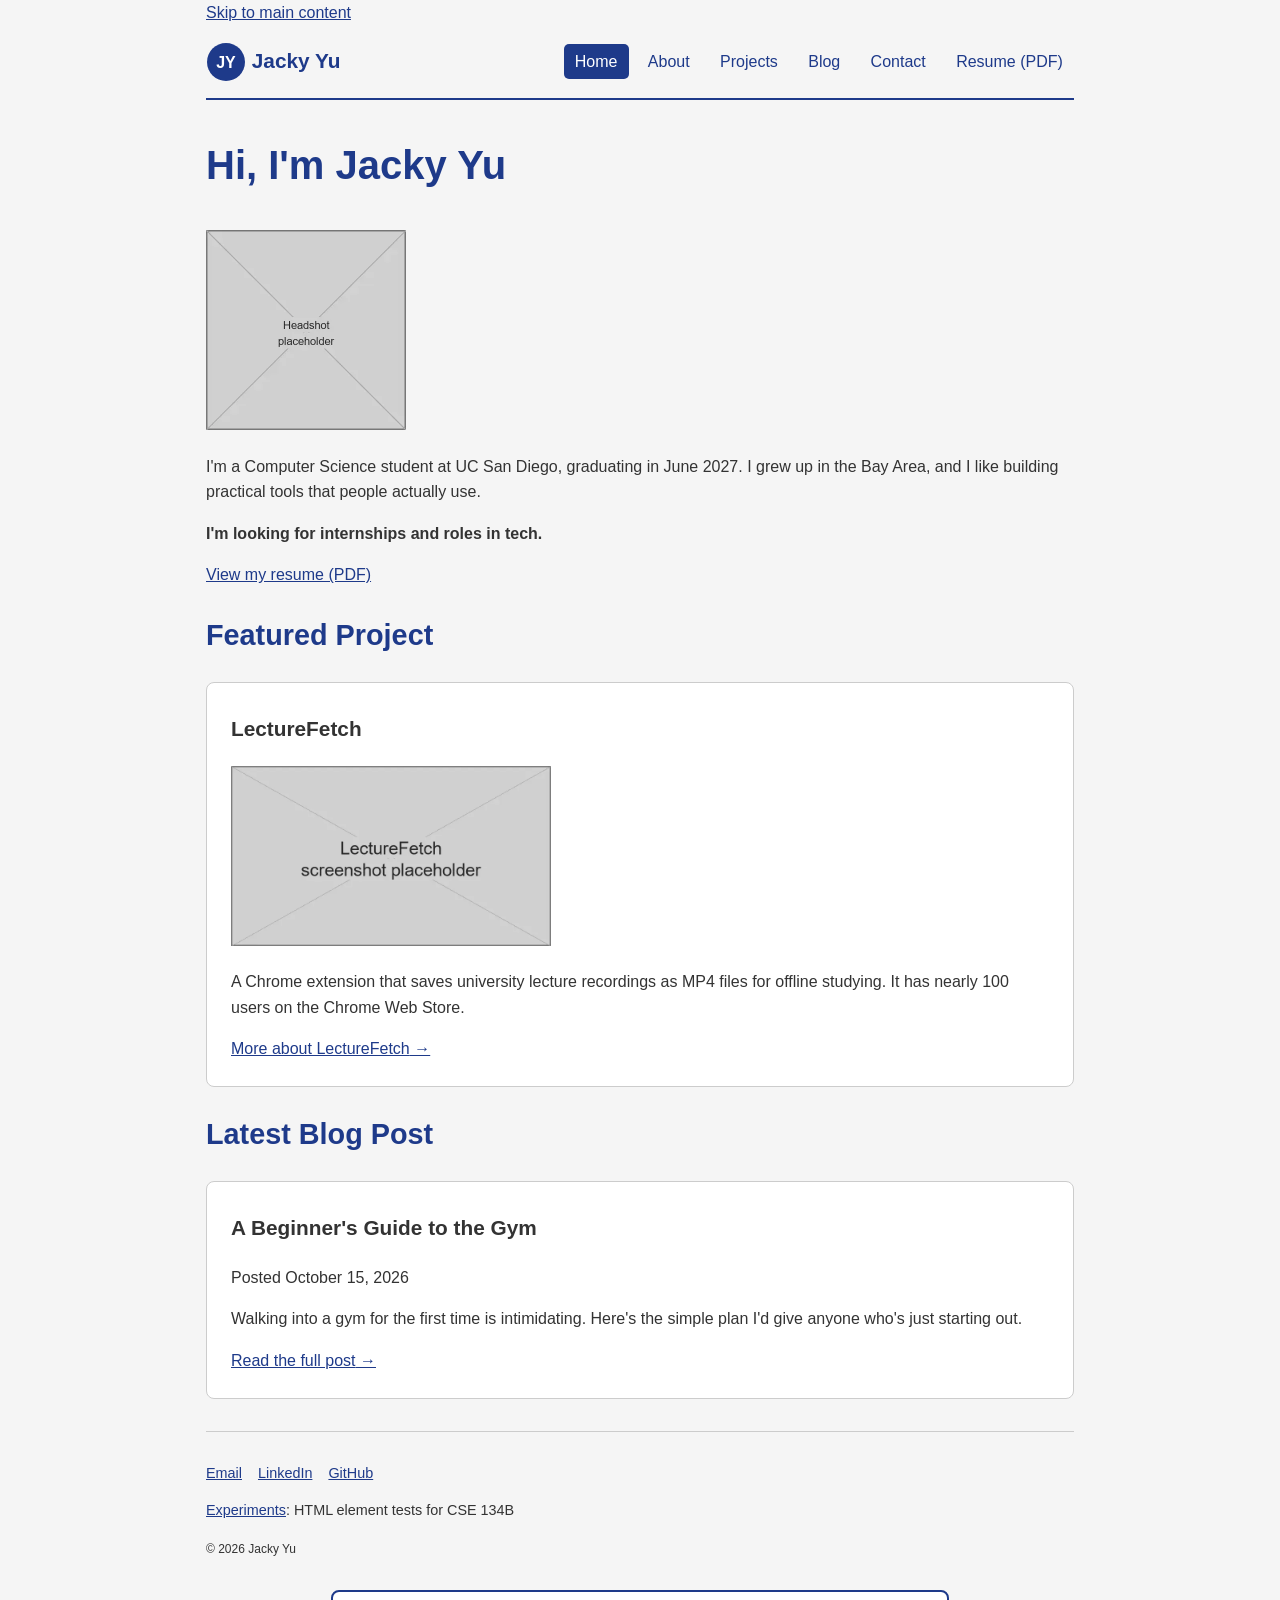
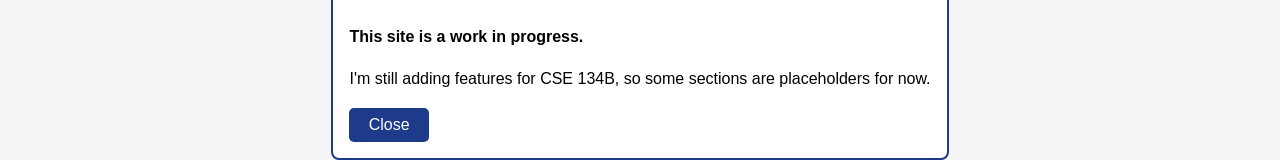
<file: index.html>
<!DOCTYPE html>
<html lang="en">
<head>
  <meta charset="utf-8">
  <meta name="viewport" content="width=device-width, initial-scale=1">
  <meta name="description" content="Portfolio of Jacky Yu, a UC San Diego Computer Science student looking for internships and roles in tech. See projects, skills, resume, and contact info.">
  <meta name="author" content="Jacky Yu">
  <title>Jacky Yu · Portfolio</title>
  <link rel="icon" href="images/favicon.svg" type="image/svg+xml">
  <link rel="stylesheet" href="css/styles.css">
</head>
<body>
  <a href="#main">Skip to main content</a>

  <header>
    <a href="index.html">
      <svg width="40" height="40" viewBox="0 0 40 40" aria-hidden="true">
        <circle cx="20" cy="20" r="19" fill="#1e3a8a"/>
        <text x="20" y="26" text-anchor="middle" font-family="sans-serif" font-size="16" font-weight="bold" fill="#fff">JY</text>
      </svg>
      Jacky Yu
    </a>
    <nav aria-label="Main">
      <ul>
        <li><a href="index.html" aria-current="page">Home</a></li>
        <li><a href="about.html">About</a></li>
        <li><a href="projects.html">Projects</a></li>
        <li><a href="blog.html">Blog</a></li>
        <li><a href="contact.html">Contact</a></li>
        <li><a href="resume.pdf" type="application/pdf">Resume (PDF)</a></li>
      </ul>
    </nav>
  </header>

  <main id="main">
    <section aria-labelledby="intro-heading">
      <h1 id="intro-heading">Hi, I'm Jacky Yu</h1>
      <!-- TODO: replace placeholder headshot images/headshot.jpg and images/headshot.webp -->
      <picture>
        <source srcset="images/headshot.webp" type="image/webp">
        <img src="images/headshot.jpg" alt="Headshot of Jacky Yu" width="200" height="200">
      </picture>
      <p>I'm a Computer Science student at UC San Diego, graduating in June 2027. I grew up in the Bay Area, and I like building practical tools that people actually use.</p>
      <p><strong>I'm looking for internships and roles in tech.</strong></p>
      <p><a href="resume.pdf" type="application/pdf">View my resume (PDF)</a></p>
    </section>

    <section aria-labelledby="featured-heading">
      <h2 id="featured-heading">Featured Project</h2>
      <project-card>
        <article>
          <h3>LectureFetch</h3>
          <picture>
            <source srcset="images/lecturefetch.webp" type="image/webp">
            <img src="images/lecturefetch.jpg" alt="The LectureFetch popup listing a detected lecture stream with a Download button" width="320" height="180" loading="lazy">
          </picture>
          <p>A Chrome extension that saves university lecture recordings as MP4 files for offline studying. It has nearly 100 users on the Chrome Web Store.</p>
          <p><a href="projects.html#lecturefetch">More about LectureFetch<span aria-hidden="true"> →</span></a></p>
        </article>
      </project-card>
    </section>

    <section aria-labelledby="latest-heading">
      <h2 id="latest-heading">Latest Blog Post</h2>
      <article>
        <h3>A Beginner's Guide to the Gym</h3>
        <p>Posted <time datetime="2026-10-15">October 15, 2026</time></p>
        <p>Walking into a gym for the first time is intimidating. Here's the simple plan I'd give anyone who's just starting out.</p>
        <p><a href="blog.html#gym-guide">Read the full post<span aria-hidden="true"> →</span></a></p>
      </article>
    </section>
  </main>

  <footer>
    <ul>
      <!-- TODO: content — real email and LinkedIn URL -->
      <li><a href="mailto:your-email@example.com">Email</a></li>
      <li><a href="https://www.linkedin.com/in/your-profile/">LinkedIn</a></li>
      <li><a href="https://github.com/Andro-Source">GitHub</a></li>
    </ul>
    <p><a href="experiments.html">Experiments</a>: HTML element tests for CSE 134B</p>
    <p><small>&copy; 2026 Jacky Yu</small></p>
  </footer>

  <dialog open aria-labelledby="notice-title">
    <p id="notice-title"><strong>This site is a work in progress.</strong></p>
    <p>I'm still adding features for CSE 134B, so some sections are placeholders for now.</p>
    <form method="dialog">
      <button type="submit">Close</button>
    </form>
  </dialog>
</body>
</html>
</file>
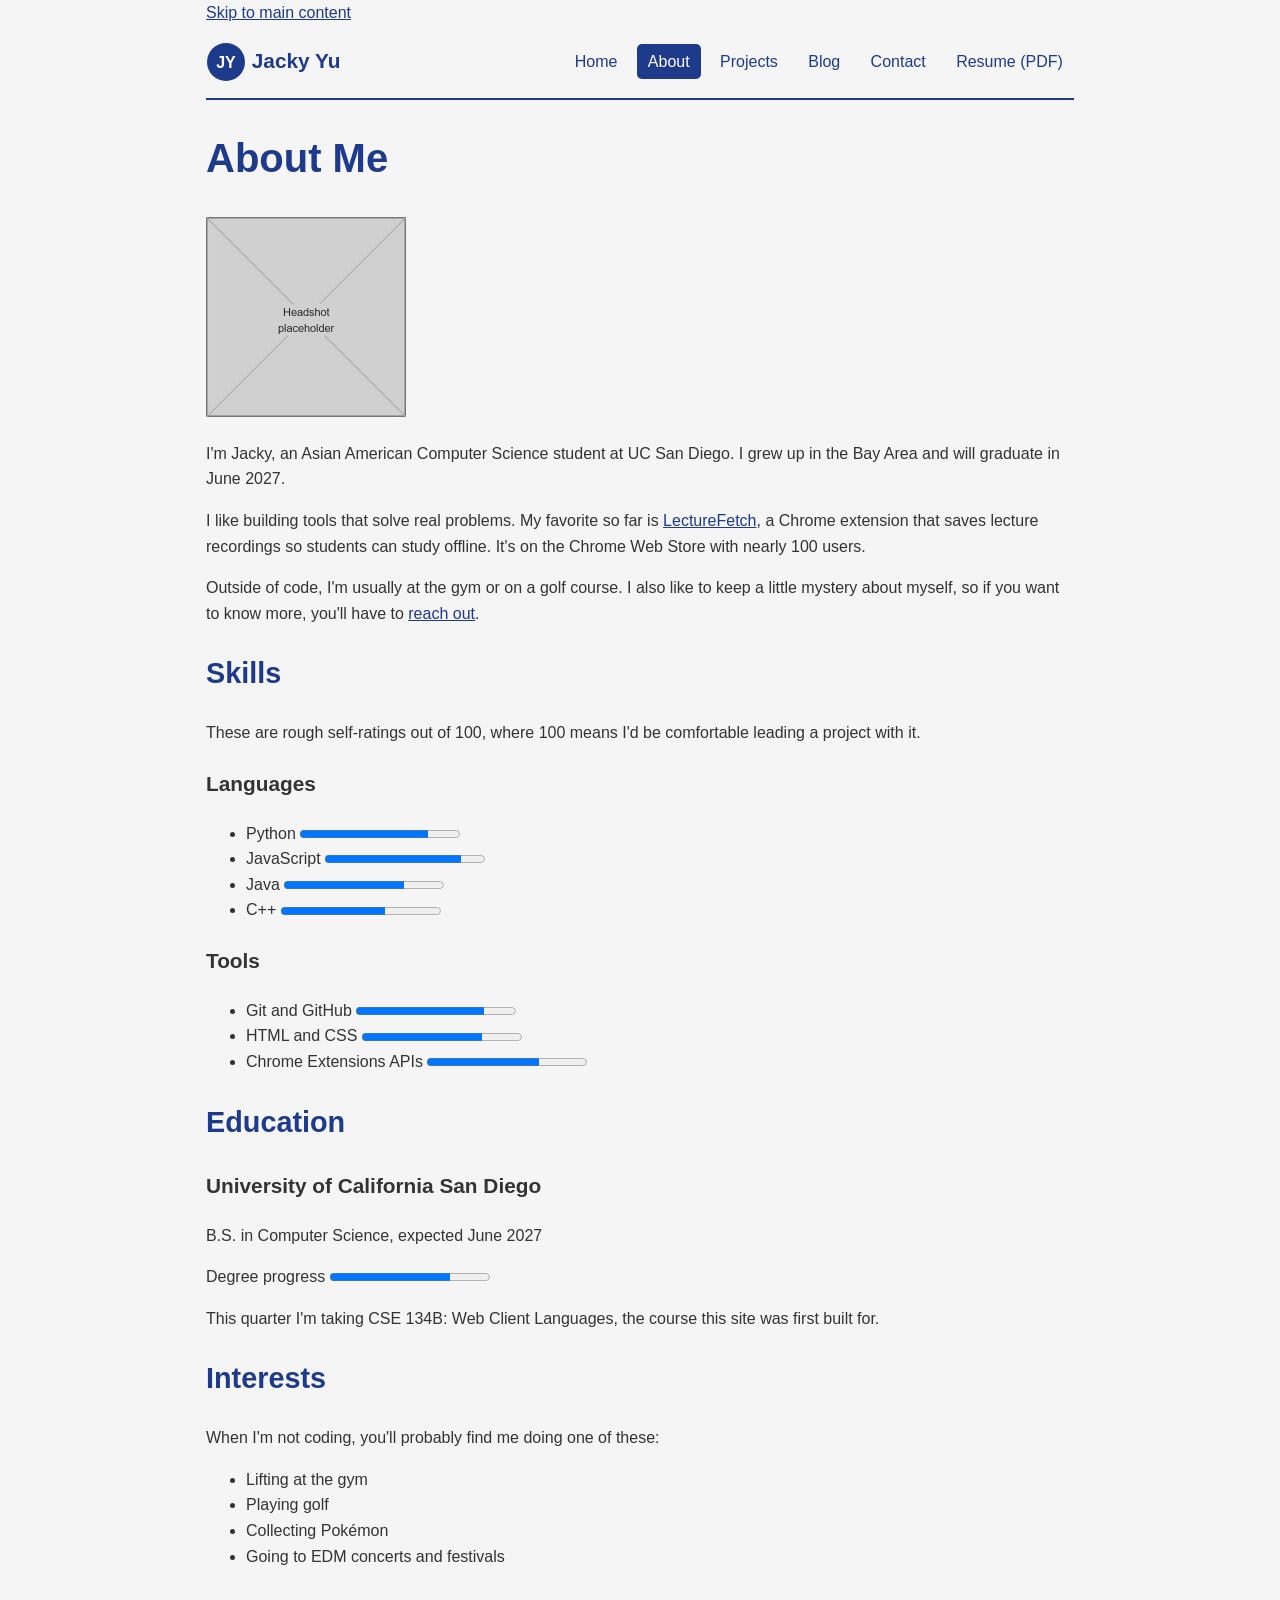
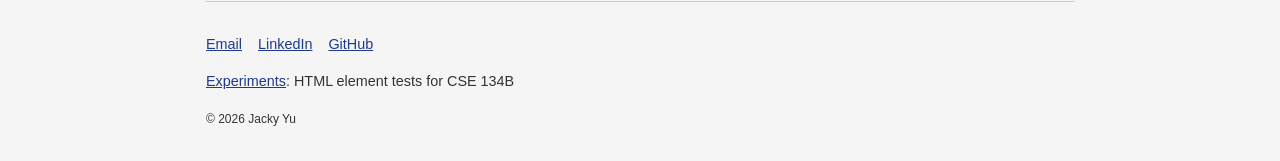
<file: about.html>
<!DOCTYPE html>
<html lang="en">
<head>
  <meta charset="utf-8">
  <meta name="viewport" content="width=device-width, initial-scale=1">
  <meta name="description" content="About Jacky Yu: background, programming skills, education at UC San Diego, and interests.">
  <meta name="author" content="Jacky Yu">
  <title>About · Jacky Yu</title>
  <link rel="icon" href="images/favicon.svg" type="image/svg+xml">
  <link rel="stylesheet" href="css/styles.css">
</head>
<body>
  <a href="#main">Skip to main content</a>

  <header>
    <a href="index.html">
      <svg width="40" height="40" viewBox="0 0 40 40" aria-hidden="true">
        <circle cx="20" cy="20" r="19" fill="#1e3a8a"/>
        <text x="20" y="26" text-anchor="middle" font-family="sans-serif" font-size="16" font-weight="bold" fill="#fff">JY</text>
      </svg>
      Jacky Yu
    </a>
    <nav aria-label="Main">
      <ul>
        <li><a href="index.html">Home</a></li>
        <li><a href="about.html" aria-current="page">About</a></li>
        <li><a href="projects.html">Projects</a></li>
        <li><a href="blog.html">Blog</a></li>
        <li><a href="contact.html">Contact</a></li>
        <li><a href="resume.pdf" type="application/pdf">Resume (PDF)</a></li>
      </ul>
    </nav>
  </header>

  <main id="main">
    <h1>About Me</h1>
    <!-- TODO: replace placeholder headshot images/headshot.jpg -->
    <img src="images/headshot.jpg" alt="Headshot of Jacky Yu" width="200" height="200">
    <p>I'm Jacky, an Asian American Computer Science student at UC San Diego. I grew up in the Bay Area and will graduate in June 2027.</p>
    <p>I like building tools that solve real problems. My favorite so far is <a href="projects.html#lecturefetch">LectureFetch</a>, a Chrome extension that saves lecture recordings so students can study offline. It's on the Chrome Web Store with nearly 100 users.</p>
    <p>Outside of code, I'm usually at the gym or on a golf course. I also like to keep a little mystery about myself, so if you want to know more, you'll have to <a href="contact.html">reach out</a>.</p>

    <section aria-labelledby="skills-heading">
      <h2 id="skills-heading">Skills</h2>
      <p>These are rough self-ratings out of 100, where 100 means I'd be comfortable leading a project with it.</p>
      <!-- TODO: check these levels; keep js/canvas-demo.js and the canvas text on experiments.html in sync -->
      <h3>Languages</h3>
      <ul>
        <li>
          <label for="skill-python">Python</label>
          <progress id="skill-python" max="100" value="80">80 out of 100</progress>
        </li>
        <li>
          <label for="skill-javascript">JavaScript</label>
          <progress id="skill-javascript" max="100" value="85">85 out of 100</progress>
        </li>
        <li>
          <label for="skill-java">Java</label>
          <progress id="skill-java" max="100" value="75">75 out of 100</progress>
        </li>
        <li>
          <label for="skill-cpp">C++</label>
          <progress id="skill-cpp" max="100" value="65">65 out of 100</progress>
        </li>
      </ul>
      <h3>Tools</h3>
      <ul>
        <li>
          <label for="tool-git">Git and GitHub</label>
          <progress id="tool-git" max="100" value="80">80 out of 100</progress>
        </li>
        <li>
          <label for="tool-html-css">HTML and CSS</label>
          <progress id="tool-html-css" max="100" value="75">75 out of 100</progress>
        </li>
        <li>
          <label for="tool-chrome">Chrome Extensions APIs</label>
          <progress id="tool-chrome" max="100" value="70">70 out of 100</progress>
        </li>
      </ul>
    </section>

    <section aria-labelledby="education-heading">
      <h2 id="education-heading">Education</h2>
      <h3>University of California San Diego</h3>
      <p>B.S. in Computer Science, expected June 2027</p>
      <p>
        <label for="degree-progress">Degree progress</label>
        <progress id="degree-progress" max="4" value="3">3 of 4 years complete</progress>
      </p>
      <p>This quarter I'm taking CSE 134B: Web Client Languages, the course this site was first built for.</p>
    </section>

    <section aria-labelledby="interests-heading">
      <h2 id="interests-heading">Interests</h2>
      <p>When I'm not coding, you'll probably find me doing one of these:</p>
      <ul>
        <li>Lifting at the gym</li>
        <li>Playing golf</li>
        <li>Collecting Pokémon</li>
        <li>Going to EDM concerts and festivals</li>
      </ul>
    </section>
  </main>

  <footer>
    <ul>
      <!-- TODO: content — real email and LinkedIn URL -->
      <li><a href="mailto:your-email@example.com">Email</a></li>
      <li><a href="https://www.linkedin.com/in/your-profile/">LinkedIn</a></li>
      <li><a href="https://github.com/Andro-Source">GitHub</a></li>
    </ul>
    <p><a href="experiments.html">Experiments</a>: HTML element tests for CSE 134B</p>
    <p><small>&copy; 2026 Jacky Yu</small></p>
  </footer>
</body>
</html>
</file>
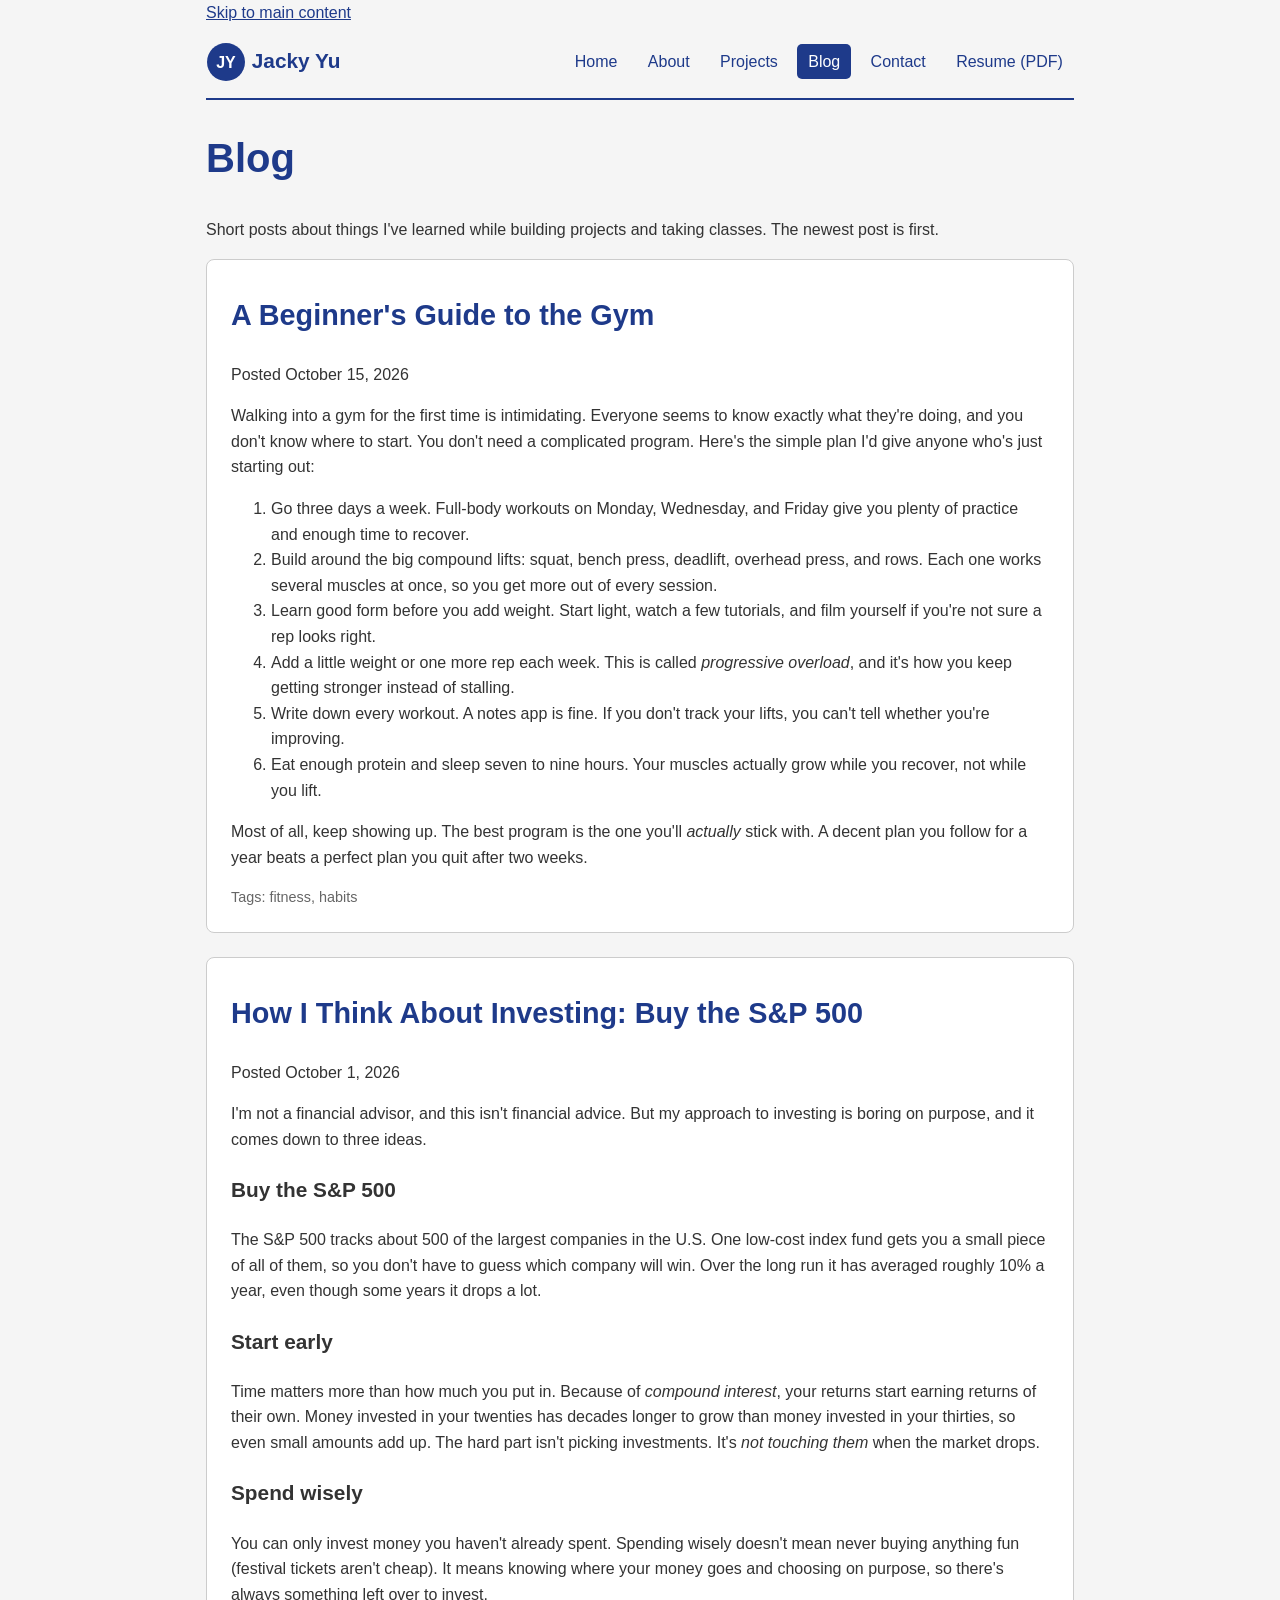
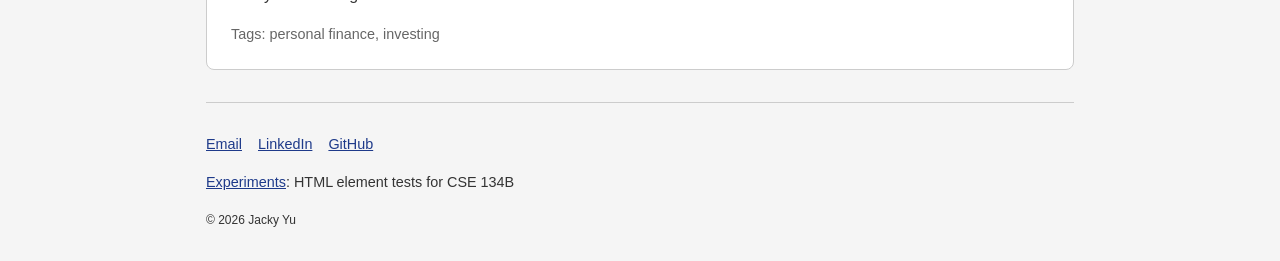
<file: blog.html>
<!DOCTYPE html>
<html lang="en">
<head>
  <meta charset="utf-8">
  <meta name="viewport" content="width=device-width, initial-scale=1">
  <meta name="description" content="Short blog posts by Jacky Yu about lessons learned while building projects and studying computer science.">
  <meta name="author" content="Jacky Yu">
  <title>Blog · Jacky Yu</title>
  <link rel="icon" href="images/favicon.svg" type="image/svg+xml">
  <link rel="stylesheet" href="css/styles.css">
</head>
<body>
  <a href="#main">Skip to main content</a>

  <header>
    <a href="index.html">
      <svg width="40" height="40" viewBox="0 0 40 40" aria-hidden="true">
        <circle cx="20" cy="20" r="19" fill="#1e3a8a"/>
        <text x="20" y="26" text-anchor="middle" font-family="sans-serif" font-size="16" font-weight="bold" fill="#fff">JY</text>
      </svg>
      Jacky Yu
    </a>
    <nav aria-label="Main">
      <ul>
        <li><a href="index.html">Home</a></li>
        <li><a href="about.html">About</a></li>
        <li><a href="projects.html">Projects</a></li>
        <li><a href="blog.html" aria-current="page">Blog</a></li>
        <li><a href="contact.html">Contact</a></li>
        <li><a href="resume.pdf" type="application/pdf">Resume (PDF)</a></li>
      </ul>
    </nav>
  </header>

  <main id="main">
    <h1>Blog</h1>
    <p>Short posts about things I've learned while building projects and taking classes. The newest post is first.</p>

    <article id="gym-guide">
      <header>
        <h2>A Beginner's Guide to the Gym</h2>
        <p>Posted <time datetime="2026-10-15">October 15, 2026</time></p>
      </header>
      <p>Walking into a gym for the first time is intimidating. Everyone seems to know exactly what they're doing, and you don't know where to start. You don't need a complicated program. Here's the simple plan I'd give anyone who's just starting out:</p>
      <ol>
        <li>Go three days a week. Full-body workouts on Monday, Wednesday, and Friday give you plenty of practice and enough time to recover.</li>
        <li>Build around the big compound lifts: squat, bench press, deadlift, overhead press, and rows. Each one works several muscles at once, so you get more out of every session.</li>
        <li>Learn good form before you add weight. Start light, watch a few tutorials, and film yourself if you're not sure a rep looks right.</li>
        <li>Add a little weight or one more rep each week. This is called <i>progressive overload</i>, and it's how you keep getting stronger instead of stalling.</li>
        <li>Write down every workout. A notes app is fine. If you don't track your lifts, you can't tell whether you're improving.</li>
        <li>Eat enough protein and sleep seven to nine hours. Your muscles actually grow while you recover, not while you lift.</li>
      </ol>
      <p>Most of all, keep showing up. The best program is the one you'll <em>actually</em> stick with. A decent plan you follow for a year beats a perfect plan you quit after two weeks.</p>
      <footer>
        <p>Tags: fitness, habits</p>
      </footer>
    </article>

    <article id="investing-basics">
      <header>
        <h2>How I Think About Investing: Buy the S&amp;P 500</h2>
        <p>Posted <time datetime="2026-10-01">October 1, 2026</time></p>
      </header>
      <p>I'm not a financial advisor, and this isn't financial advice. But my approach to investing is boring on purpose, and it comes down to three ideas.</p>
      <h3>Buy the S&amp;P 500</h3>
      <p>The S&amp;P 500 tracks about 500 of the largest companies in the U.S. One low-cost index fund gets you a small piece of all of them, so you don't have to guess which company will win. Over the long run it has averaged roughly 10% a year, even though some years it drops a lot.</p>
      <h3>Start early</h3>
      <p>Time matters more than how much you put in. Because of <i>compound interest</i>, your returns start earning returns of their own. Money invested in your twenties has decades longer to grow than money invested in your thirties, so even small amounts add up. The hard part isn't picking investments. It's <em>not touching them</em> when the market drops.</p>
      <h3>Spend wisely</h3>
      <p>You can only invest money you haven't already spent. Spending wisely doesn't mean never buying anything fun (festival tickets aren't cheap). It means knowing where your money goes and choosing on purpose, so there's always something left over to invest.</p>
      <footer>
        <p>Tags: personal finance, investing</p>
      </footer>
    </article>
  </main>

  <footer>
    <ul>
      <!-- TODO: content — real email and LinkedIn URL -->
      <li><a href="mailto:your-email@example.com">Email</a></li>
      <li><a href="https://www.linkedin.com/in/your-profile/">LinkedIn</a></li>
      <li><a href="https://github.com/Andro-Source">GitHub</a></li>
    </ul>
    <p><a href="experiments.html">Experiments</a>: HTML element tests for CSE 134B</p>
    <p><small>&copy; 2026 Jacky Yu</small></p>
  </footer>
</body>
</html>
</file>
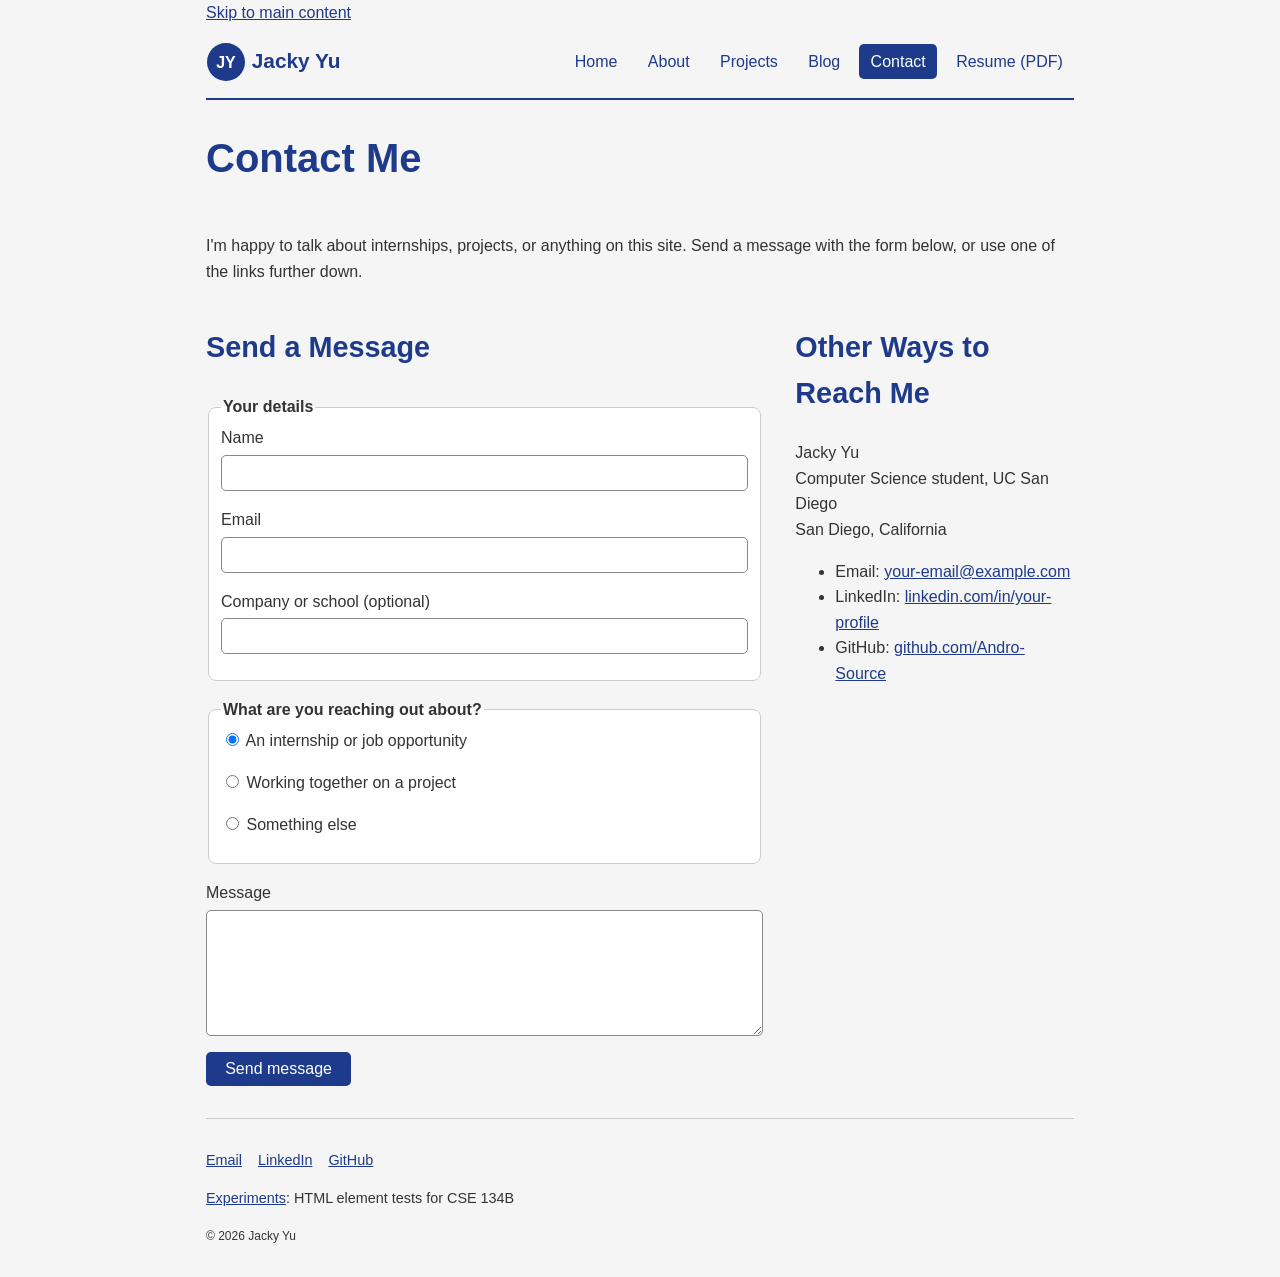
<file: contact.html>
<!DOCTYPE html>
<html lang="en">
<head>
  <meta charset="utf-8">
  <meta name="viewport" content="width=device-width, initial-scale=1">
  <meta name="description" content="Contact Jacky Yu about internships, projects, or collaboration. Send a message or find email, LinkedIn, and GitHub links.">
  <meta name="author" content="Jacky Yu">
  <title>Contact · Jacky Yu</title>
  <link rel="icon" href="images/favicon.svg" type="image/svg+xml">
  <link rel="stylesheet" href="css/styles.css">
</head>
<body>
  <a href="#main">Skip to main content</a>

  <header>
    <a href="index.html">
      <svg width="40" height="40" viewBox="0 0 40 40" aria-hidden="true">
        <circle cx="20" cy="20" r="19" fill="#1e3a8a"/>
        <text x="20" y="26" text-anchor="middle" font-family="sans-serif" font-size="16" font-weight="bold" fill="#fff">JY</text>
      </svg>
      Jacky Yu
    </a>
    <nav aria-label="Main">
      <ul>
        <li><a href="index.html">Home</a></li>
        <li><a href="about.html">About</a></li>
        <li><a href="projects.html">Projects</a></li>
        <li><a href="blog.html">Blog</a></li>
        <li><a href="contact.html" aria-current="page">Contact</a></li>
        <li><a href="resume.pdf" type="application/pdf">Resume (PDF)</a></li>
      </ul>
    </nav>
  </header>

  <main id="main" class="contact-grid">
    <h1>Contact Me</h1>
    <p>I'm happy to talk about internships, projects, or anything on this site. Send a message with the form below, or use one of the links further down.</p>

    <section aria-labelledby="form-heading">
      <h2 id="form-heading">Send a Message</h2>
      <form name="contact" method="post" data-netlify="true">
        <fieldset>
          <legend>Your details</legend>
          <div>
            <label for="name">Name</label>
            <input type="text" id="name" name="name" autocomplete="name" required>
          </div>
          <div>
            <label for="email">Email</label>
            <input type="email" id="email" name="email" autocomplete="email" required>
          </div>
          <div>
            <label for="organization">Company or school (optional)</label>
            <input type="text" id="organization" name="organization" autocomplete="organization">
          </div>
        </fieldset>

        <fieldset>
          <legend>What are you reaching out about?</legend>
          <div>
            <input type="radio" id="reason-internship" name="reason" value="internship" checked>
            <label for="reason-internship">An internship or job opportunity</label>
          </div>
          <div>
            <input type="radio" id="reason-project" name="reason" value="project">
            <label for="reason-project">Working together on a project</label>
          </div>
          <div>
            <input type="radio" id="reason-other" name="reason" value="other">
            <label for="reason-other">Something else</label>
          </div>
        </fieldset>

        <div>
          <label for="message">Message</label>
          <textarea id="message" name="message" rows="6" cols="40" required></textarea>
        </div>

        <button type="submit">Send message</button>
      </form>
    </section>

    <section aria-labelledby="links-heading">
      <h2 id="links-heading">Other Ways to Reach Me</h2>
      <address>
        <p>
          Jacky Yu<br>
          Computer Science student, UC San Diego<br>
          San Diego, California
        </p>
        <ul>
          <!-- TODO: content — real email and LinkedIn URL -->
          <li>Email: <a href="mailto:your-email@example.com">your-email@example.com</a></li>
          <li>LinkedIn: <a href="https://www.linkedin.com/in/your-profile/">linkedin.com/in/your-profile</a></li>
          <li>GitHub: <a href="https://github.com/Andro-Source">github.com/<span translate="no">Andro-Source</span></a></li>
        </ul>
      </address>
    </section>
  </main>

  <footer>
    <ul>
      <!-- TODO: content — real email and LinkedIn URL -->
      <li><a href="mailto:your-email@example.com">Email</a></li>
      <li><a href="https://www.linkedin.com/in/your-profile/">LinkedIn</a></li>
      <li><a href="https://github.com/Andro-Source">GitHub</a></li>
    </ul>
    <p><a href="experiments.html">Experiments</a>: HTML element tests for CSE 134B</p>
    <p><small>&copy; 2026 Jacky Yu</small></p>
  </footer>
</body>
</html>
</file>
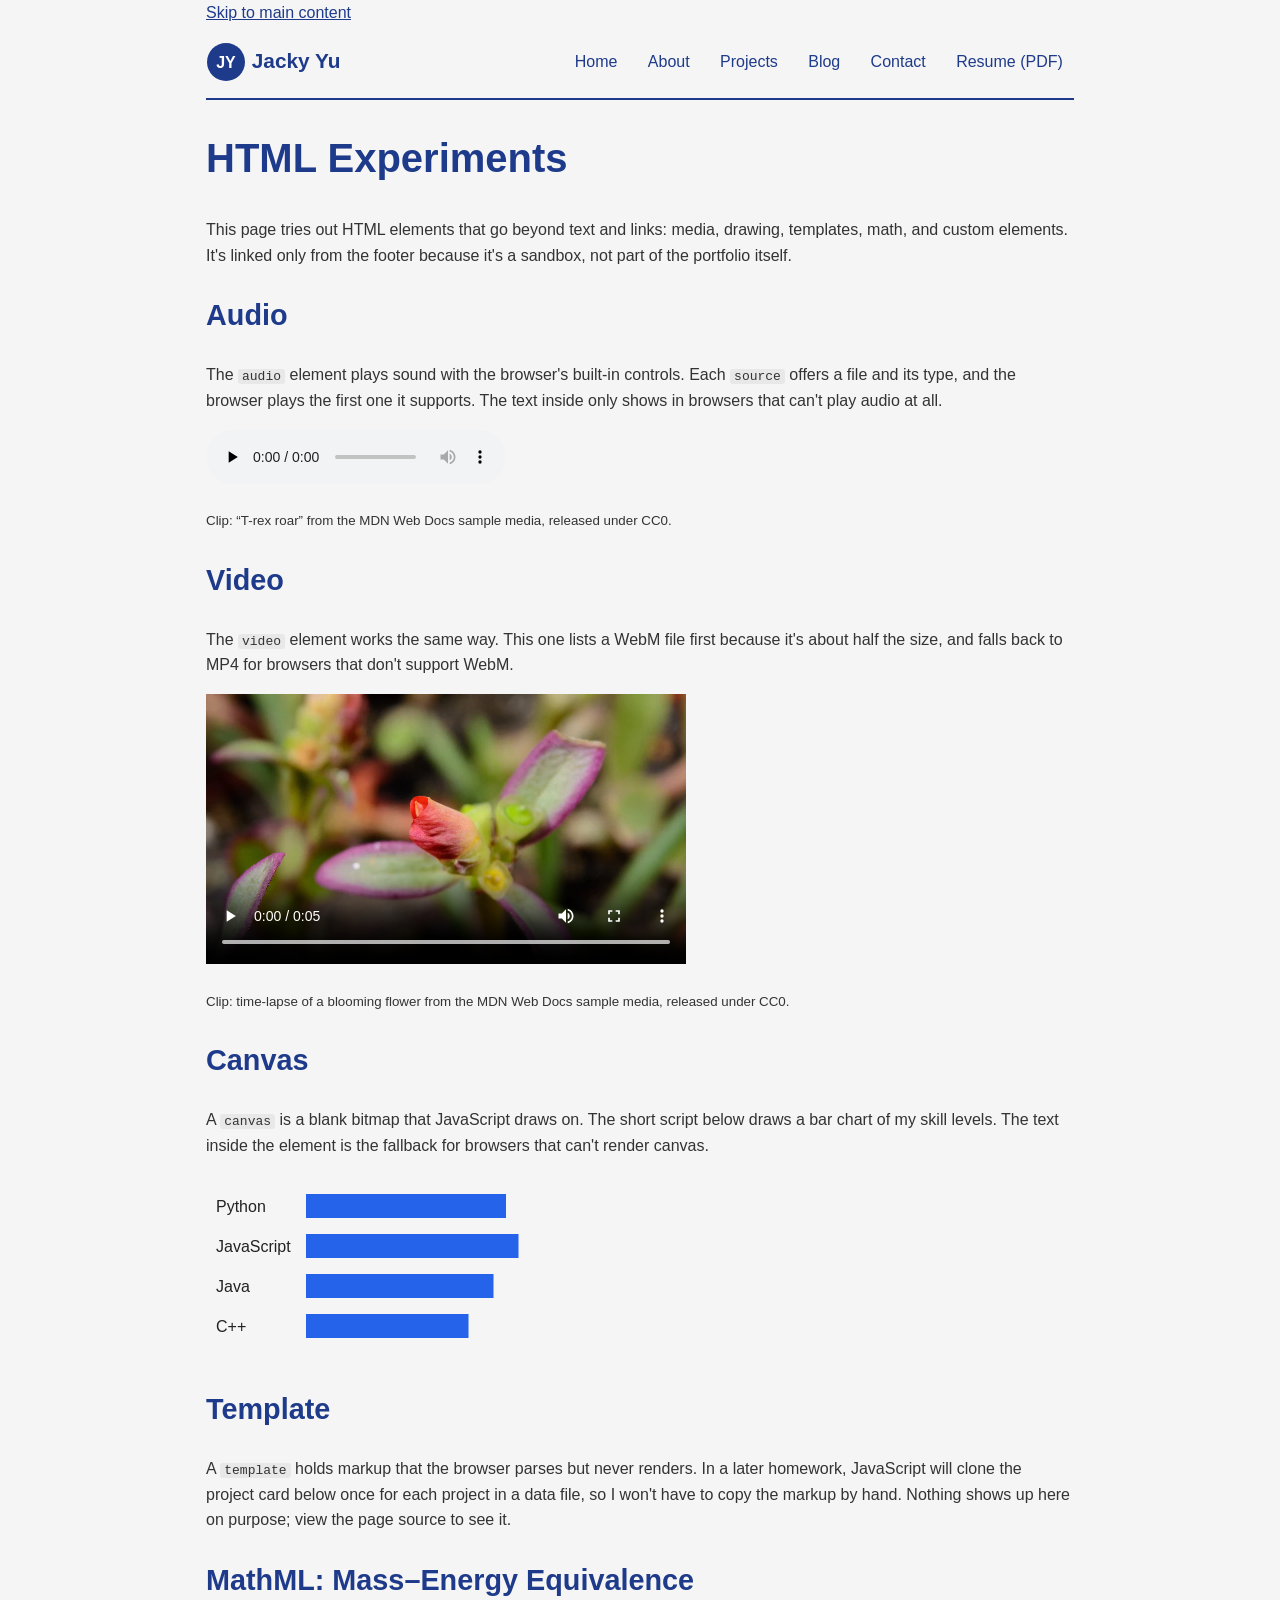
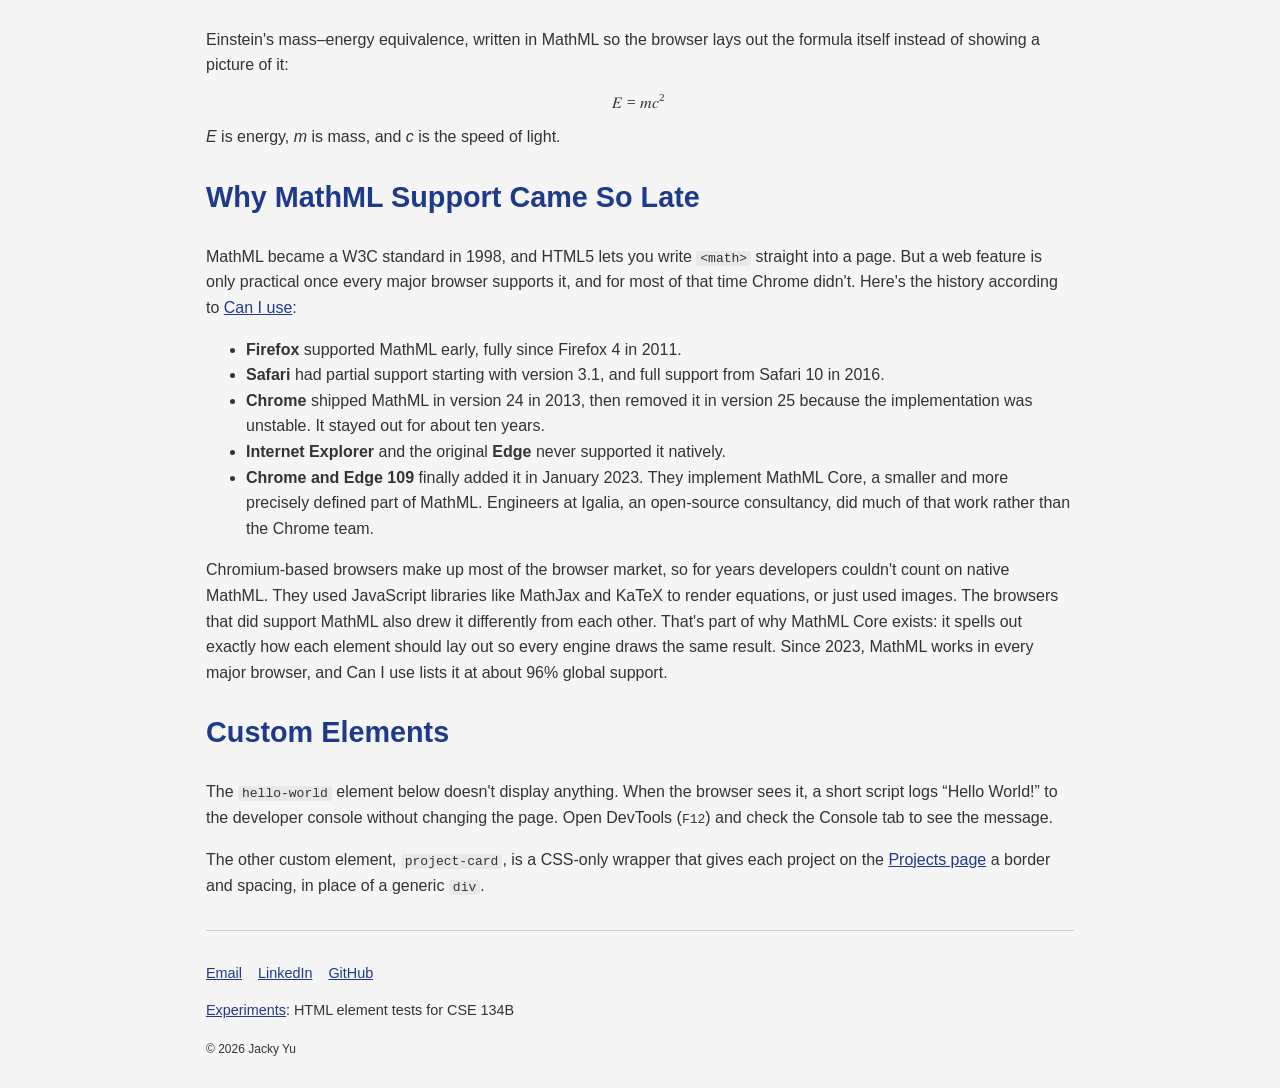
<file: experiments.html>
<!DOCTYPE html>
<html lang="en">
<head>
  <meta charset="utf-8">
  <meta name="viewport" content="width=device-width, initial-scale=1">
  <meta name="description" content="Experiments with media, drawing, template, MathML, and custom HTML elements on Jacky Yu's portfolio.">
  <meta name="author" content="Jacky Yu">
  <title>Experiments · Jacky Yu</title>
  <link rel="icon" href="images/favicon.svg" type="image/svg+xml">
  <link rel="stylesheet" href="css/styles.css">
  <script src="js/hello-world.js" defer></script>
</head>
<body>
  <a href="#main">Skip to main content</a>

  <header>
    <a href="index.html">
      <svg width="40" height="40" viewBox="0 0 40 40" aria-hidden="true">
        <circle cx="20" cy="20" r="19" fill="#1e3a8a"/>
        <text x="20" y="26" text-anchor="middle" font-family="sans-serif" font-size="16" font-weight="bold" fill="#fff">JY</text>
      </svg>
      Jacky Yu
    </a>
    <nav aria-label="Main">
      <ul>
        <li><a href="index.html">Home</a></li>
        <li><a href="about.html">About</a></li>
        <li><a href="projects.html">Projects</a></li>
        <li><a href="blog.html">Blog</a></li>
        <li><a href="contact.html">Contact</a></li>
        <li><a href="resume.pdf" type="application/pdf">Resume (PDF)</a></li>
      </ul>
    </nav>
  </header>

  <main id="main">
    <h1>HTML Experiments</h1>
    <p>This page tries out HTML elements that go beyond text and links: media, drawing, templates, math, and custom elements. It's linked only from the footer because it's a sandbox, not part of the portfolio itself.</p>

    <section aria-labelledby="audio-heading">
      <h2 id="audio-heading">Audio</h2>
      <p>The <code>audio</code> element plays sound with the browser's built-in controls. Each <code>source</code> offers a file and its type, and the browser plays the first one it supports. The text inside only shows in browsers that can't play audio at all.</p>
      <audio controls preload="none">
        <source src="media/t-rex-roar.mp3" type="audio/mpeg">
        <p>Your browser can't play this audio. <a href="media/t-rex-roar.mp3">Download the T. rex roar (MP3)</a>.</p>
      </audio>
      <p><small>Clip: “T-rex roar” from the MDN Web Docs sample media, released under CC0.</small></p>
    </section>

    <section aria-labelledby="video-heading">
      <h2 id="video-heading">Video</h2>
      <p>The <code>video</code> element works the same way. This one lists a WebM file first because it's about half the size, and falls back to MP4 for browsers that don't support WebM.</p>
      <video controls preload="metadata" width="480" height="270">
        <source src="media/flower.webm" type="video/webm">
        <source src="media/flower.mp4" type="video/mp4">
        <p>Your browser can't play this video. <a href="media/flower.mp4">Download the flower clip (MP4)</a>.</p>
      </video>
      <p><small>Clip: time-lapse of a blooming flower from the MDN Web Docs sample media, released under CC0.</small></p>
    </section>

    <section aria-labelledby="canvas-heading">
      <h2 id="canvas-heading">Canvas</h2>
      <p>A <code>canvas</code> is a blank bitmap that JavaScript draws on. The short script below draws a bar chart of my skill levels. The text inside the element is the fallback for browsers that can't render canvas.</p>
      <canvas id="skills-canvas" width="360" height="180" role="img" aria-label="Bar chart of skill levels: Python 80, JavaScript 85, Java 75, C++ 65 (out of 100)">
        Skill levels: Python 80, JavaScript 85, Java 75, C++ 65 (out of 100).
      </canvas>
      <noscript>
        <p>JavaScript is turned off, so the chart above stays blank. The same skills are listed on the <a href="about.html#skills-heading">About page</a>.</p>
      </noscript>
      <script src="js/canvas-demo.js" defer></script>
    </section>

    <section aria-labelledby="template-heading">
      <h2 id="template-heading">Template</h2>
      <p>A <code>template</code> holds markup that the browser parses but never renders. In a later homework, JavaScript will clone the project card below once for each project in a data file, so I won't have to copy the markup by hand. Nothing shows up here on purpose; view the page source to see it.</p>
      <template id="project-card-template">
        <project-card>
          <article>
            <h3>Project name</h3>
            <img src="images/lecturefetch.jpg" alt="Screenshot of the project" width="320" height="180">
            <p>One-sentence summary of what the project does.</p>
            <p><a href="https://github.com/Andro-Source">View the code on GitHub</a></p>
          </article>
        </project-card>
      </template>
    </section>

    <section aria-labelledby="mathml-heading">
      <h2 id="mathml-heading">MathML: Mass–Energy Equivalence</h2>
      <p>Einstein's mass–energy equivalence, written in MathML so the browser lays out the formula itself instead of showing a picture of it:</p>
      <math display="block">
        <mi>E</mi>
        <mo>=</mo>
        <mi>m</mi>
        <msup>
          <mi>c</mi>
          <mn>2</mn>
        </msup>
      </math>
      <p><var>E</var> is energy, <var>m</var> is mass, and <var>c</var> is the speed of light.</p>
    </section>

    <section aria-labelledby="mathml-notes-heading">
      <h2 id="mathml-notes-heading">Why MathML Support Came So Late</h2>
      <p>MathML became a W3C standard in 1998, and HTML5 lets you write <code>&lt;math&gt;</code> straight into a page. But a web feature is only practical once every major browser supports it, and for most of that time Chrome didn't. Here's the history according to <a href="https://caniuse.com/mathml">Can I use</a>:</p>
      <ul>
        <li><strong>Firefox</strong> supported MathML early, fully since Firefox 4 in 2011.</li>
        <li><strong>Safari</strong> had partial support starting with version 3.1, and full support from Safari 10 in 2016.</li>
        <li><strong>Chrome</strong> shipped MathML in version 24 in 2013, then removed it in version 25 because the implementation was unstable. It stayed out for about ten years.</li>
        <li><strong>Internet Explorer</strong> and the original <strong>Edge</strong> never supported it natively.</li>
        <li><strong>Chrome and Edge 109</strong> finally added it in January 2023. They implement MathML Core, a smaller and more precisely defined part of MathML. Engineers at Igalia, an open-source consultancy, did much of that work rather than the Chrome team.</li>
      </ul>
      <p>Chromium-based browsers make up most of the browser market, so for years developers couldn't count on native MathML. They used JavaScript libraries like MathJax and KaTeX to render equations, or just used images. The browsers that did support MathML also drew it differently from each other. That's part of why MathML Core exists: it spells out exactly how each element should lay out so every engine draws the same result. Since 2023, MathML works in every major browser, and Can I use lists it at about 96% global support.</p>
    </section>

    <section aria-labelledby="custom-heading">
      <h2 id="custom-heading">Custom Elements</h2>
      <p>The <code>hello-world</code> element below doesn't display anything. When the browser sees it, a short script logs “Hello World!” to the developer console without changing the page. Open DevTools (<kbd>F12</kbd>) and check the Console tab to see the message.</p>
      <hello-world></hello-world>
      <p>The other custom element, <code>project-card</code>, is a CSS-only wrapper that gives each project on the <a href="projects.html">Projects page</a> a border and spacing, in place of a generic <code>div</code>.</p>
    </section>
  </main>

  <footer>
    <ul>
      <!-- TODO: content — real email and LinkedIn URL -->
      <li><a href="mailto:your-email@example.com">Email</a></li>
      <li><a href="https://www.linkedin.com/in/your-profile/">LinkedIn</a></li>
      <li><a href="https://github.com/Andro-Source">GitHub</a></li>
    </ul>
    <p><a href="experiments.html" aria-current="page">Experiments</a>: HTML element tests for CSE 134B</p>
    <p><small>&copy; 2026 Jacky Yu</small></p>
  </footer>
</body>
</html>
</file>
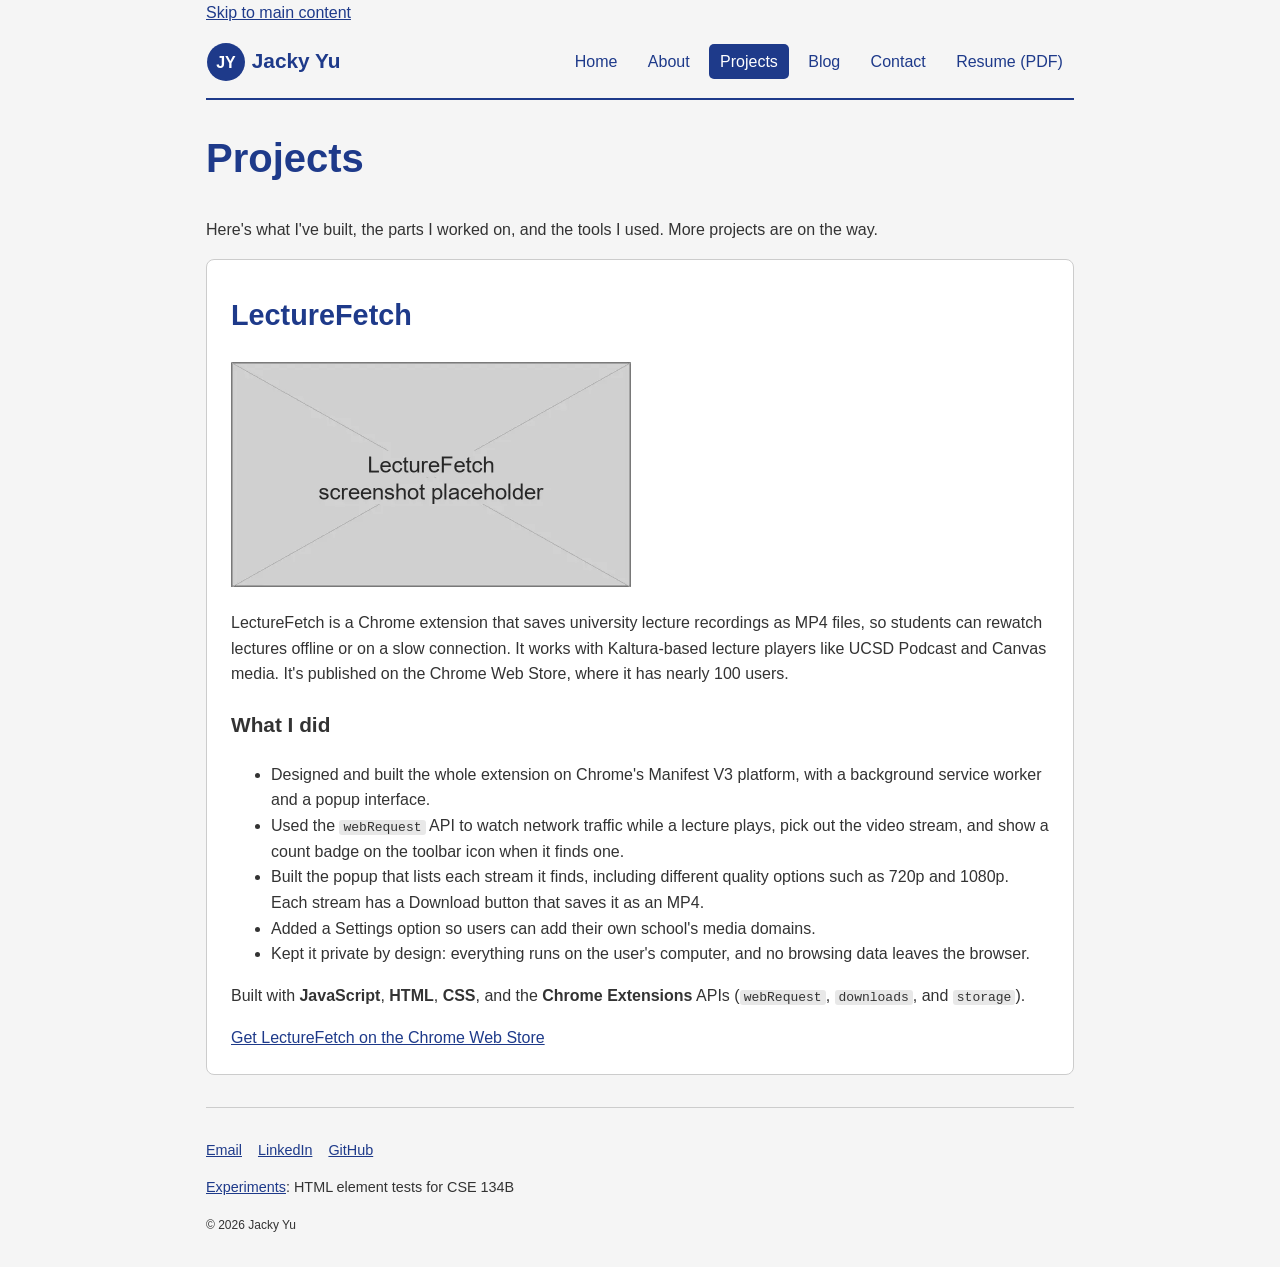
<file: projects.html>
<!DOCTYPE html>
<html lang="en">
<head>
  <meta charset="utf-8">
  <meta name="viewport" content="width=device-width, initial-scale=1">
  <meta name="description" content="Software projects by Jacky Yu, including LectureFetch, a Chrome extension that saves lecture recordings as MP4 files.">
  <meta name="author" content="Jacky Yu">
  <title>Projects · Jacky Yu</title>
  <link rel="icon" href="images/favicon.svg" type="image/svg+xml">
  <link rel="stylesheet" href="css/styles.css">
</head>
<body>
  <a href="#main">Skip to main content</a>

  <header>
    <a href="index.html">
      <svg width="40" height="40" viewBox="0 0 40 40" aria-hidden="true">
        <circle cx="20" cy="20" r="19" fill="#1e3a8a"/>
        <text x="20" y="26" text-anchor="middle" font-family="sans-serif" font-size="16" font-weight="bold" fill="#fff">JY</text>
      </svg>
      Jacky Yu
    </a>
    <nav aria-label="Main">
      <ul>
        <li><a href="index.html">Home</a></li>
        <li><a href="about.html">About</a></li>
        <li><a href="projects.html" aria-current="page">Projects</a></li>
        <li><a href="blog.html">Blog</a></li>
        <li><a href="contact.html">Contact</a></li>
        <li><a href="resume.pdf" type="application/pdf">Resume (PDF)</a></li>
      </ul>
    </nav>
  </header>

  <main id="main">
    <h1>Projects</h1>
    <p>Here's what I've built, the parts I worked on, and the tools I used. More projects are on the way.</p>

    <project-card>
      <article id="lecturefetch">
        <h2>LectureFetch</h2>
        <!-- TODO: replace placeholder images/lecturefetch.jpg and .webp with a real screenshot of the popup -->
        <picture>
          <source srcset="images/lecturefetch.webp" type="image/webp">
          <img src="images/lecturefetch.jpg" alt="The LectureFetch popup listing a detected lecture stream with a Download button" width="400" height="225">
        </picture>
        <p>LectureFetch is a Chrome extension that saves university lecture recordings as MP4 files, so students can rewatch lectures offline or on a slow connection. It works with Kaltura-based lecture players like UCSD Podcast and Canvas media. It's published on the Chrome Web Store, where it has nearly 100 users.</p>
        <h3>What I did</h3>
        <ul>
          <li>Designed and built the whole extension on Chrome's Manifest V3 platform, with a background service worker and a popup interface.</li>
          <li>Used the <code>webRequest</code> API to watch network traffic while a lecture plays, pick out the video stream, and show a count badge on the toolbar icon when it finds one.</li>
          <li>Built the popup that lists each stream it finds, including different quality options such as 720p and 1080p. Each stream has a Download button that saves it as an MP4.</li>
          <li>Added a Settings option so users can add their own school's media domains.</li>
          <li>Kept it private by design: everything runs on the user's computer, and no browsing data leaves the browser.</li>
        </ul>
        <p>Built with <b>JavaScript</b>, <b>HTML</b>, <b>CSS</b>, and the <b>Chrome Extensions</b> APIs (<code>webRequest</code>, <code>downloads</code>, and <code>storage</code>).</p>
        <p><a href="https://chromewebstore.google.com/detail/lecturefetch/gpgfocooiclhhpifjalefkejicnpmdlh">Get LectureFetch on the Chrome Web Store</a></p>
      </article>
    </project-card>
  </main>

  <footer>
    <ul>
      <!-- TODO: content — real email and LinkedIn URL -->
      <li><a href="mailto:your-email@example.com">Email</a></li>
      <li><a href="https://www.linkedin.com/in/your-profile/">LinkedIn</a></li>
      <li><a href="https://github.com/Andro-Source">GitHub</a></li>
    </ul>
    <p><a href="experiments.html">Experiments</a>: HTML element tests for CSE 134B</p>
    <p><small>&copy; 2026 Jacky Yu</small></p>
  </footer>
</body>
</html>
</file>
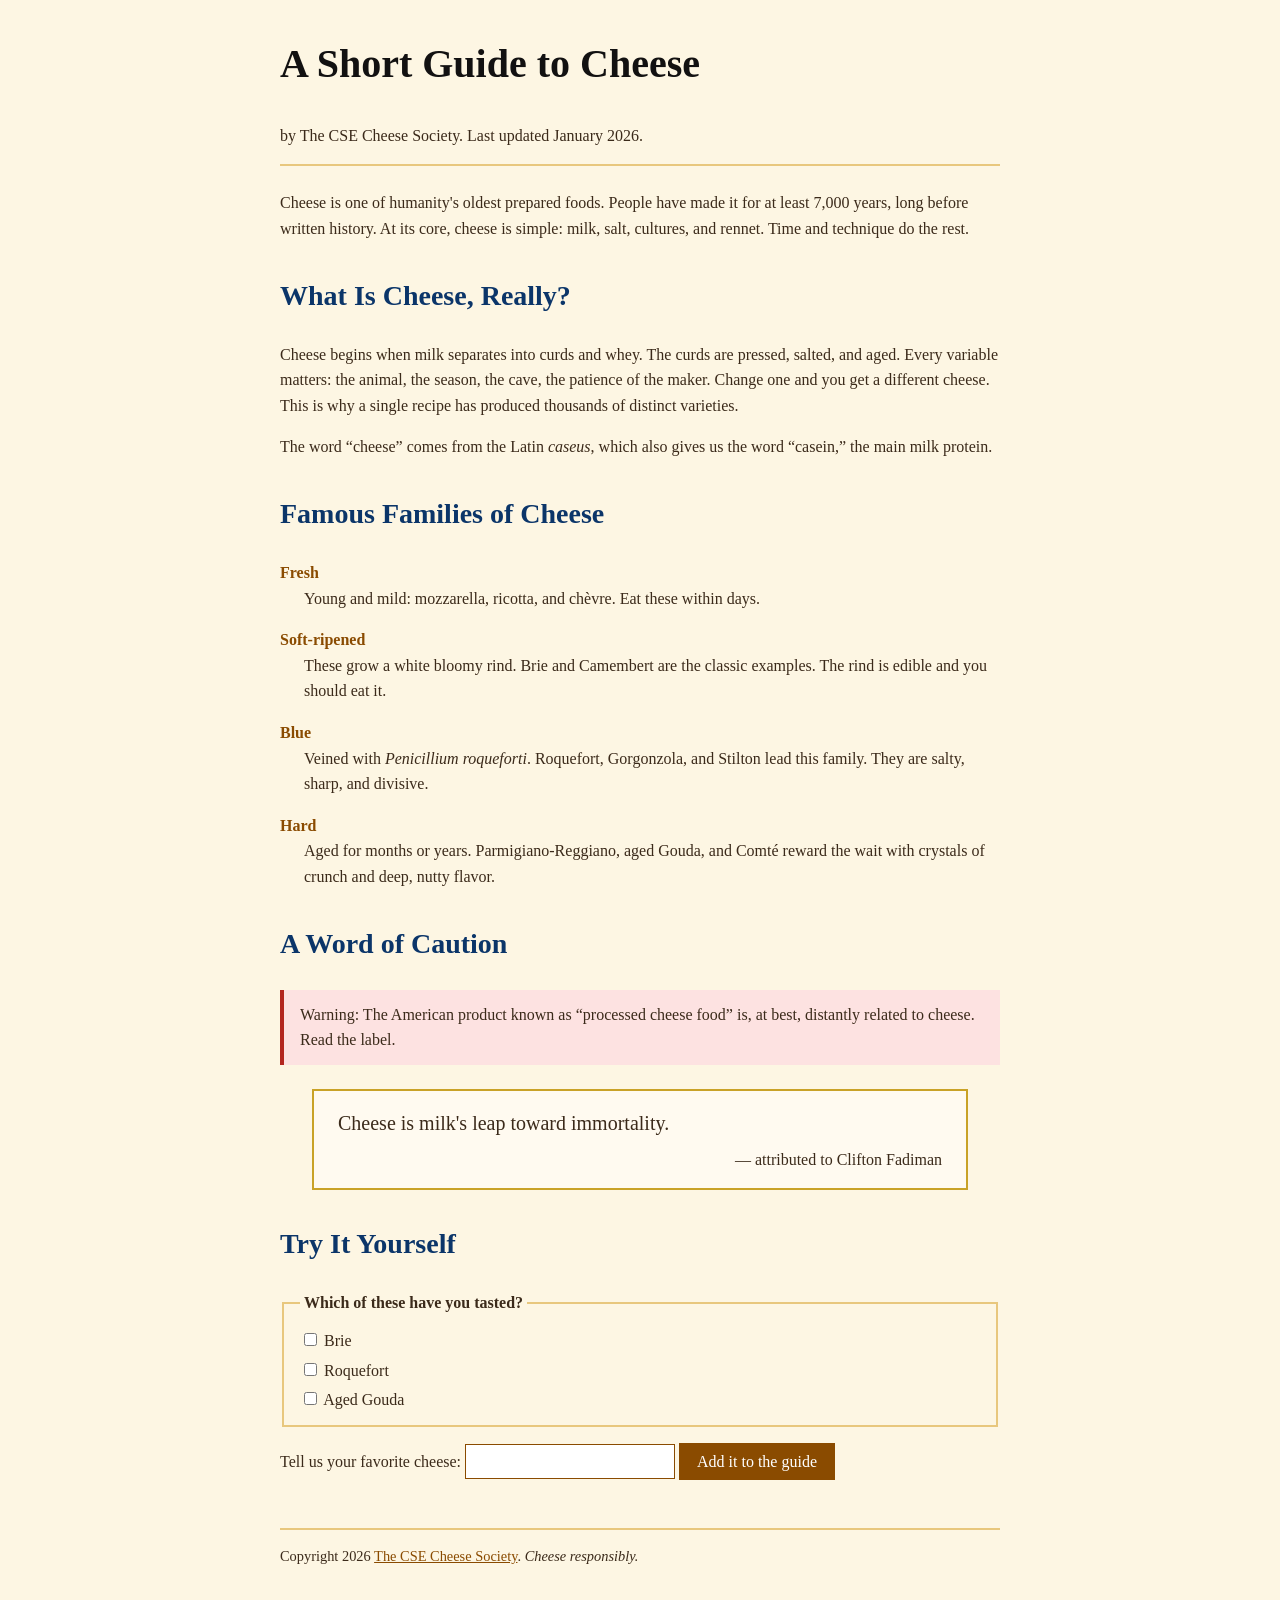
<file: part1/cheese.html>
<!DOCTYPE html>
<html lang="en">
<head>
  <meta charset="UTF-8">
  <meta name="viewport" content="width=device-width, initial-scale=1">
  <title>A Short Guide to Cheese</title>
  <link rel="stylesheet" href="cheese.css">
</head>
<body>
  <header>
    <h1>A Short Guide to Cheese</h1>
    <p>by The CSE Cheese Society. Last updated <time datetime="2026-01">January 2026</time>.</p>
  </header>

  <main>
    <article>
      <p>Cheese is one of humanity's oldest prepared foods. People have made
      it for at least 7,000 years, long before written history. At its core,
      cheese is simple: milk, salt, cultures, and rennet. Time and technique
      do the rest.</p>

      <section>
        <h2>What Is Cheese, Really?</h2>
        <p>Cheese begins when milk separates into curds and whey. The curds
        are pressed, salted, and aged. Every variable matters: the animal,
        the season, the cave, the patience of the maker. Change one and you
        get a different cheese. This is why a single recipe has produced
        thousands of distinct varieties.</p>
        <p>The word <q>cheese</q> comes from the Latin
        <span class="latin" lang="la">caseus</span>, which also gives us the word
        <q>casein,</q> the main milk protein.</p>
      </section>

      <section>
        <h2>Famous Families of Cheese</h2>

        <dl>
          <dt>Fresh</dt>
          <dd>Young and mild: mozzarella, ricotta, and
          <span lang="fr">chèvre</span>. Eat these within days.</dd>

          <dt>Soft-ripened</dt>
          <dd>These grow a white bloomy rind. Brie and Camembert are the
          classic examples. The rind is edible and you should eat it.</dd>

          <dt>Blue</dt>
          <dd>Veined with <span class="latin" lang="la">Penicillium
          roqueforti</span>. Roquefort, Gorgonzola, and Stilton lead this
          family. They are salty, sharp, and divisive.</dd>

          <dt>Hard</dt>
          <dd>Aged for months or years. Parmigiano-Reggiano, aged Gouda,
          and <span lang="fr">Comté</span> reward the wait with crystals
          of crunch and deep, nutty flavor.</dd>
        </dl>
      </section>

      <section>
        <h2>A Word of Caution</h2>
        <p id="warning">Warning: The American product known as
        <q>processed cheese food</q> is, at best, distantly related to
        cheese. Read the label.</p>

        <blockquote>
          <p>Cheese is milk's leap toward immortality.</p>
          <footer>— attributed to Clifton Fadiman</footer>
        </blockquote>
      </section>

      <section>
        <h2>Try It Yourself</h2>
        <form>
          <fieldset>
            <legend>Which of these have you tasted?</legend>
            <p><input type="checkbox" id="c-brie" name="tasted" value="brie">
               <label for="c-brie">Brie</label></p>
            <p><input type="checkbox" id="c-roquefort" name="tasted" value="roquefort">
               <label for="c-roquefort">Roquefort</label></p>
            <p><input type="checkbox" id="c-gouda" name="tasted" value="gouda">
               <label for="c-gouda">Aged Gouda</label></p>
          </fieldset>
          <p>
            <label for="fav">Tell us your favorite cheese:</label>
            <input type="text" id="fav" name="favorite">
            <button type="submit">Add it to the guide</button>
          </p>
        </form>
      </section>
    </article>
  </main>
  <footer>
    <p>Copyright 2026 <a href="https://example.com/cheese-society">The CSE
    Cheese Society</a>. <em>Cheese responsibly.</em></p>
  </footer>
</body>
</html>
</file>
<file: css/styles.css>
/* Jacky Yu - CSE 134B HW3 portfolio styles
   https://github.com/Andro-Source/cse134-hw3 */

:root {
  --main-color: #1e3a8a;
  --text-color: #333;
  --bg-color: #f5f5f5;
  --border-color: #ccc;
  --font: Arial, Helvetica, sans-serif;
  --max-width: 900px;
}

* {
  box-sizing: border-box;
}

body {
  max-width: var(--max-width);
  margin: 0 auto;
  padding: 0 1rem;
  font-family: var(--font);
  color: var(--text-color);
  background-color: var(--bg-color);
  line-height: 1.6;
}

h1 {
  font-size: 2.5rem;
  color: var(--main-color);
}

h2 {
  font-size: 1.8rem;
  color: var(--main-color);
}

h3 {
  font-size: 1.3rem;
}

a {
  color: var(--main-color);
}

a:hover {
  color: #3b5fc4;
}

a:focus,
button:focus,
input:focus,
textarea:focus {
  outline: 3px solid #2563eb;
  outline-offset: 2px;
}

img,
video,
canvas {
  max-width: 100%;
  height: auto;
}

code {
  background-color: #e8e8e8;
  padding: 0 4px;
  border-radius: 3px;
}

/* header and nav */

/* child combinator: only the site header, not the headers inside blog posts */
body > header {
  display: flex;
  flex-wrap: wrap;
  justify-content: space-between;
  align-items: center;
  padding: 1rem 0;
  border-bottom: 2px solid var(--main-color);
}

body > header > a {
  font-size: 1.3rem;
  font-weight: bold;
  text-decoration: none;
}

svg {
  vertical-align: middle;
}

nav ul {
  display: flex;
  flex-wrap: wrap;
  gap: 0.5rem;
  list-style: none;
  margin: 0;
  padding: 0;
}

/* descendant combinator: every link inside the nav */
nav a {
  display: inline-block;
  padding: 0.3em 0.7em;
  border-radius: 5px;
  text-decoration: none;
}

nav a:hover {
  background-color: #dbe4f5;
}

/* attribute selector: the nav link for the page you're on */
nav a[aria-current="page"] {
  background-color: var(--main-color);
  color: white;
}

/* cards */

project-card {
  display: block;
}

article {
  background-color: white;
  border: 1px solid var(--border-color);
  border-radius: 8px;
  padding: 0.5rem 1.5rem;
  margin-bottom: 1.5rem;
}

/* descendant combinator: the tags line at the bottom of each blog post */
article footer {
  font-size: 0.9rem;
  color: #666;
}

/* contact form */

fieldset {
  background-color: white;
  border: 1px solid var(--border-color);
  border-radius: 8px;
  margin-bottom: 1rem;
}

legend {
  font-weight: bold;
}

form div {
  margin-bottom: 1rem;
}

/* attribute selectors: the text boxes, so the radio buttons stay normal */
input[type="text"],
input[type="email"],
textarea {
  display: block;
  width: 100%;
  margin-top: 0.25rem;
  padding: 0.5em;
  font-family: var(--font);
  font-size: 1rem;
  border: 1px solid #888;
  border-radius: 5px;
}

button {
  padding: 0.5em 1.2em;
  font-size: 1rem;
  color: white;
  background-color: var(--main-color);
  border: none;
  border-radius: 5px;
  cursor: pointer;
}

button:hover {
  background-color: #142a66;
}

address {
  font-style: normal;
}

/* contact page: form on the left, other links on the right */
.contact-grid {
  display: grid;
  grid-template-columns: 2fr 1fr;
  gap: 0 2rem;
}

.contact-grid h1,
.contact-grid > p {
  grid-column: 1 / 3;
}

/* footer */

/* child combinator again so the blog post footers don't get this */
body > footer {
  margin-top: 2rem;
  padding: 1rem 0;
  border-top: 1px solid var(--border-color);
  font-size: 0.9rem;
}

body > footer ul {
  display: flex;
  gap: 1rem;
  list-style: none;
  padding: 0;
}

dialog {
  border: 2px solid var(--main-color);
  border-radius: 8px;
}

/* small screens */
@media (max-width: 700px) {
  body > header {
    flex-direction: column;
    align-items: flex-start;
    gap: 0.5rem;
  }

  h1 {
    font-size: 2rem;
  }

  .contact-grid {
    display: block;
  }
}
</file>
<file: part1/cheese.css>
/*
  CSE 134B HW3, Part 1: CSS Fundamentals
  Name: Jacky Yu
  Repo: https://github.com/Andro-Source/cse134-hw3
*/

/* ---------- Typography, inheritance, and page layout ----------
   font-family, color, and line-height are set once here. Every element
   inside body inherits them, so no other rule repeats them.
   max-width plus auto side margins centers the page, and the padding keeps
   text off the screen edges. The background fills the whole viewport
   because <html> has no background of its own. */
body {
  font-family: Georgia, "Times New Roman", Times, serif;
  color: #3b2a1a;
  line-height: 1.6;
  background-color: #fdf6e3;
  max-width: 45rem;
  margin: 0 auto;
  padding: 2rem 1.5rem;
}

/* Form controls don't inherit fonts by default. "inherit" pulls in body's
   font instead of repeating the font stack here. */
input,
button {
  font: inherit;
}

/* ---------- Basic selectors ---------- */
/* rem is relative to the root font size, so h1 is always larger than h2. */
h1 {
  font-size: 2.5rem;
  color: #121111;
  margin-top: 0;
}

h2 {
  font-size: 1.75rem;
  color: #0b3569;
  margin-top: 2rem;
}

/* Both Latin terms (caseus and Penicillium roqueforti) use this class. */
.latin {
  font-style: italic;
}

#warning {
  background-color: #fde2e1;
  border-left: 4px solid #b3261e;
  padding: 0.75rem 1rem;
}

/* ---------- Page header and footer ---------- */
header {
  border-bottom: 2px solid #e8c77d;
  margin-bottom: 1.5rem;
}

/* The child combinator keeps this off the <footer> inside the blockquote. */
body > footer {
  border-top: 2px solid #e8c77d;
  margin-top: 3rem;
  font-size: 0.9rem;
}

/* ---------- Box model ----------
   border is the visible edge, margin is the space outside it, and padding
   is the space between the border and the text. */
blockquote {
  border: 2px solid #c9a227;
  margin: 1.5rem 2rem;
  padding: 1rem 1.5rem;
  background-color: #fffaf0;
}

blockquote p {
  margin: 0 0 0.5rem;
  font-size: 1.25rem;
}

blockquote footer {
  text-align: right;
}

/* ---------- Cascade in action ----------
   Both rules use the same selector, so they tie on specificity (0,0,1).
   When specificity ties, the rule that comes later in the source wins, so
   dt text ends up #8a4b00, not #3b2a1a. font-weight from the first rule
   still applies because the second rule doesn't set it. */
dt {
  font-weight: bold;
  color: #3b2a1a;
}

dt {
  color: #8a4b00;
}

dd {
  margin: 0 0 1rem 1.5rem;
}

/* ---------- Form ---------- */
fieldset {
  border: 2px solid #e8c77d;
  padding: 0.5rem 1rem;
}

legend {
  font-weight: bold;
  padding: 0 0.25rem;
}

fieldset p {
  margin: 0.25rem 0;
}

input[type="checkbox"] {
  accent-color: #8a4b00;
}

input[type="text"] {
  border: 1px solid #8a4b00;
  padding: 0.25rem 0.5rem;
  background-color: #fff;
}

button {
  border: 2px solid #8a4b00;
  padding: 0.25rem 1rem;
  background-color: #8a4b00;
  color: #fff;
  cursor: pointer;
}

/* ---------- Links, hover, and focus ---------- */
a {
  color: #8a4b00;
}

a:hover {
  color: #5c3200;
  text-decoration-thickness: 3px;
}

button:hover {
  border-color: #5c3200;
  background-color: #5c3200;
}

/* A clear blue ring on everything you can focus. The browser's default
   outline is replaced here, never just removed. */
a:focus,
input:focus,
button:focus {
  outline: 3px solid #1d4ed8;
  outline-offset: 2px;
}
</file>
